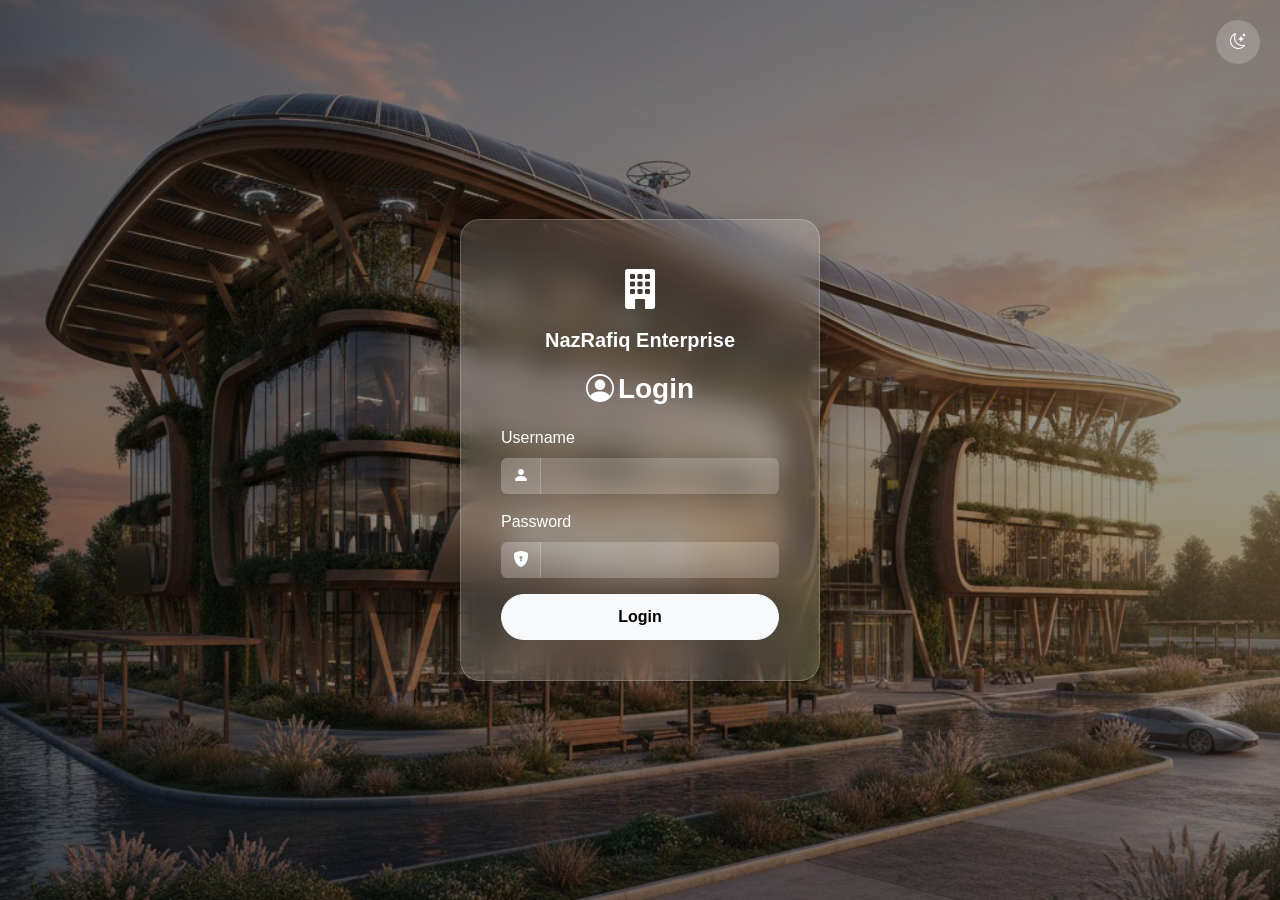
<file: index.html>
<!DOCTYPE html>
<html lang="en">
<head>
<meta charset="UTF-8">
<meta name="viewport" content="width=device-width, initial-scale=1.0">
<title>Login - NazRafiq Enterprise</title>

<!-- Bootstrap -->
<link href="https://cdn.jsdelivr.net/npm/bootstrap@5.3.0/dist/css/bootstrap.min.css" rel="stylesheet">
<!-- Bootstrap Icons -->
<link rel="stylesheet" href="https://cdn.jsdelivr.net/npm/bootstrap-icons@1.11.1/font/bootstrap-icons.css">

<style>
/* ===========================
   Animated Gradient Background
=========================== */
body {
    margin: 0;
    padding: 0;
    min-height: 100vh;
    display: flex;
    justify-content: center;
    align-items: center;
    font-family: 'Segoe UI', sans-serif;
    background: linear-gradient(135deg, #4f73ff, #90b4ff, #ff6f91, #fcd34d);
    background-size: 400% 400%;
    animation: gradientBG 15s ease infinite;
    transition: 0.5s;
}
@keyframes gradientBG {
    0% {background-position: 0% 50%;}
    50% {background-position: 100% 50%;}
    100% {background-position: 0% 50%;}
}
body.dark {
    background: linear-gradient(135deg, #0f2027, #203a43, #2c5364, #1c1c1c);
    background-size: 400% 400%;
}

/* ===========================
   Glassmorphic Login Box
=========================== */
.glass-box {
    width: 360px;
    max-width: 90%;
    padding: 40px;
    border-radius: 20px;
    backdrop-filter: blur(15px);
    background: rgba(255, 255, 255, 0.15);
    box-shadow: 0 10px 40px rgba(0,0,0,0.25);
    border: 1px solid rgba(255, 255, 255, 0.2);
    color: white;
    transition: 0.5s;
    transform: translateY(-30px);
    opacity: 0;
    animation: fadeIn 0.8s forwards 0.3s;
}
body.dark .glass-box { 
    background: rgba(0,0,0,0.4); 
    border: 1px solid rgba(255,255,255,0.05); 
}

@keyframes fadeIn { to { transform: translateY(0); opacity: 1; } }

.glass-box h3 { text-align: center; margin-bottom: 20px; font-weight: bold; }

.form-control {
    background: rgba(255,255,255,0.2);
    border: none;
    color: white;
    transition: 0.3s;
}
.form-control:focus {
    background: rgba(255,255,255,0.3);
    box-shadow: 0 0 10px rgba(255,255,255,0.4);
    color: white;
}

.input-group-text {
    background: rgba(255,255,255,0.25);
    border: none;
    color: white;
}

.btn-login {
    width: 100%;
    border-radius: 30px;
    padding: 10px;
    font-weight: bold;
    transition: 0.3s;
}
.btn-login:hover {
    background: #ffffffcc;
    color: #4f73ff;
    transform: translateY(-2px);
}

#darkToggle {
    position: absolute;
    top: 20px; right: 20px;
    color: white;
    border: none;
    background: rgba(255,255,255,0.2);
    padding: 10px 14px;
    border-radius: 30px;
    cursor: pointer;
    backdrop-filter: blur(10px);
    transition: 0.3s;
}
#darkToggle:hover { background: rgba(255,255,255,0.3); }

#error-message {
    display: none;
    margin-bottom: 15px;
}
#error-message.show { display: block; }

/* Company Logo */
.company-logo {
    text-align: center;
    margin-bottom: 20px;
}
.company-logo i {
    font-size: 2.5rem;
}
.company-logo h5 {
    margin-top: 8px;
    font-weight: bold;
}

/* Mobile Responsive */
@media (max-width: 576px) {
    .glass-box {
        padding: 30px 20px;
    }
    #darkToggle {
        top: 15px;
        right: 15px;
        padding: 8px 12px;
    }
}



body {
    min-height: 100vh;
    width: 100%;
    margin: 0;
    padding: 0;

    /* Background image */
    background-image: url('nazcik.png');
    background-size: cover;       /* stretch to cover whole page */
    background-position: center;  /* center the image */
    background-repeat: no-repeat; /* no tiling */
}

body::before {
    content: "";
    position: fixed;
    top: 0;
    left: 0;
    width: 100%;
    height: 100%;
    background: rgba(0,0,0,0.4); /* adjust opacity as needed */
    z-index: -1;
}


</style>
</head>
<body>

<!-- Dark Mode Toggle -->
<button id="darkToggle"><i class="bi bi-moon-stars"></i></button>

<!-- Glass Login Box -->
<div class="glass-box">

    <!-- Company Logo -->
    <div class="company-logo">
        <i class="bi bi-building-fill"></i>
        <h5>NazRafiq Enterprise</h5>
    </div>

    <h3><i class="bi bi-person-circle me-1"></i>Login</h3>

    <div id="error-message" class="alert alert-danger">Invalid username or password</div>

    <form onsubmit="login(event)">

        <div class="mb-3">
            <label class="form-label">Username</label>
            <div class="input-group">
                <span class="input-group-text"><i class="bi bi-person-fill"></i></span>
                <input id="username" class="form-control" type="text" required>
            </div>
        </div>

        <div class="mb-3">
            <label class="form-label">Password</label>
            <div class="input-group">
                <span class="input-group-text"><i class="bi bi-shield-lock-fill"></i></span>
                <input id="password" class="form-control" type="password" required>
            </div>
        </div>

        <button class="btn btn-light btn-login" type="submit">Login</button>

    </form>
</div>

<!-- Bootstrap JS -->
<script src="https://cdn.jsdelivr.net/npm/bootstrap@5.3.2/dist/js/bootstrap.bundle.min.js"></script>

<script>
// Dark Mode Toggle
document.getElementById("darkToggle").addEventListener("click", () => {
    document.body.classList.toggle("dark");
});

// Error message toggle
function showError() {
    const err = document.getElementById("error-message");
    err.classList.add("show");
    setTimeout(() => err.classList.remove("show"), 3000);
}

// LOGIN FUNCTION
function login(event) {
    event.preventDefault();
    const username = document.getElementById("username").value;
    const password = document.getElementById("password").value;

    if (username === "admin" && password === "12345") {
        window.location.href = "dashboard.html";
    } else {
        showError();
    }
}
</script>
</body>
</html>
</file>
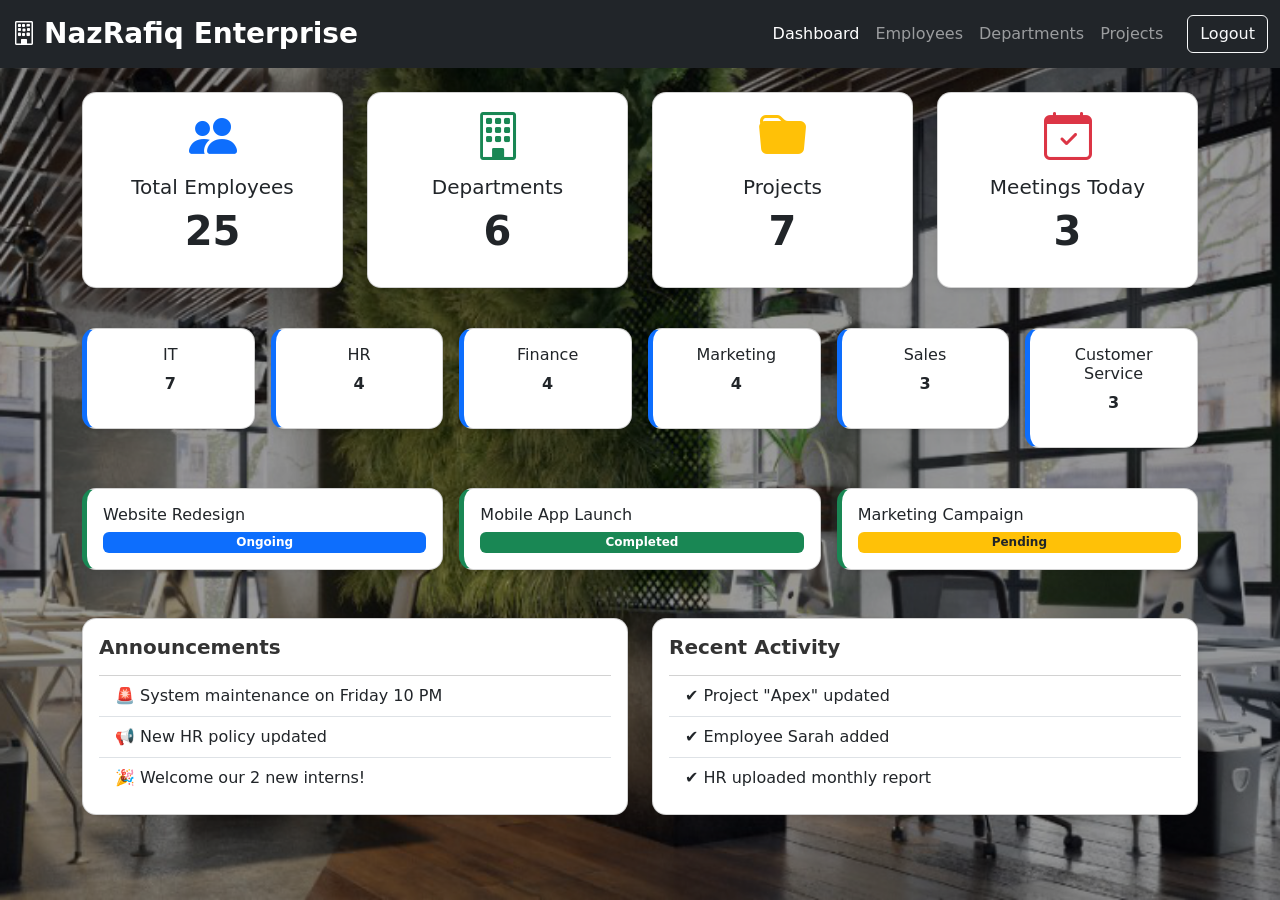
<file: dashboard.html>
<!DOCTYPE html>
<html lang="en">
<head>
    <meta charset="UTF-8" />
    <meta name="viewport" content="width=device-width, initial-scale=1.0" />
    <title>Dashboard - NazRafiq Enterprise</title>

    <!-- Bootstrap -->
    <link href="https://cdn.jsdelivr.net/npm/bootstrap@5.3.0/dist/css/bootstrap.min.css" rel="stylesheet">

    <!-- Bootstrap Icons -->
    <link href="https://cdn.jsdelivr.net/npm/bootstrap-icons@1.11.1/font/bootstrap-icons.css" rel="stylesheet">

    <style>
        body {
            background-color: #f0f2f5;
        }

        .card-custom {
            border-radius: 14px;
            transition: 0.2s ease;
        }

        .card-custom:hover {
            transform: translateY(-3px);
            box-shadow: 0 4px 15px rgba(0,0,0,0.1);
        }

        .section-title {
            font-weight: 700;
            color: #333;
        }

        .dept-card {
            border-left: 5px solid #0d6efd;
        }

        .project-card {
            border-left: 5px solid #198754;
        }
    </style>
</head>
<body>

    <style>
body {
    min-height: 100vh;
    width: 100%;
    margin: 0;
    padding: 0;

    /* Background image */
    background-image: url('workplace.png');
    background-size: cover;       /* stretch to cover whole page */
    background-position: center;  /* center the image */
    background-repeat: no-repeat; /* no tiling */
}

body::before {
    content: "";
    position: fixed;
    top: 0;
    left: 0;
    width: 100%;
    height: 100%;
    background: rgba(0,0,0,0.4); /* adjust opacity as needed */
    z-index: -1;
}


body.dark {
    background-image: 
        linear-gradient(rgba(0,0,0,0.7), rgba(0,0,0,0.7)),
        url('images/workplace.png');
    background-size: cover;
    background-position: center;
    background-repeat: no-repeat;
    color: white;
}
</style>

<!-- Navbar -->
<nav class="navbar navbar-expand-lg navbar-dark bg-dark">
  <div class="container-fluid">
    <a class="navbar-brand fw-bold fs-3 d-flex align-items-center mx-auto" href="#">
      <i class="bi bi-building me-2" style="font-size: 1.5rem;"></i>
      NazRafiq Enterprise
    </a>

    <button class="navbar-toggler" type="button" data-bs-toggle="collapse" data-bs-target="#navbarNav">
      <span class="navbar-toggler-icon"></span>
    </button>

    <div class="collapse navbar-collapse justify-content-end" id="navbarNav">
      <ul class="navbar-nav align-items-center">
        <li class="nav-item"><a class="nav-link" href="dashboard.html">Dashboard</a></li>
        <li class="nav-item"><a class="nav-link" href="employees.html">Employees</a></li>
        <li class="nav-item"><a class="nav-link" href="departments.html">Departments</a></li>
        <li class="nav-item"><a class="nav-link" href="projects.html">Projects</a></li>

        <!-- Mobile-friendly logout button -->
        <li class="nav-item d-lg-none mt-2">
            <button class="btn btn-outline-light w-100" onclick="logout()">Logout</button>
        </li>
      </ul>

      <!-- Desktop logout button -->
      <button class="btn btn-outline-light ms-3 d-none d-lg-block" onclick="logout()">Logout</button>
    </div>
  </div>
</nav>

<div class="container mt-4">

    <!-- Summary Cards -->
    <div class="row g-4">
        <div class="col-12 col-sm-6 col-lg-3">
            <div class="card card-custom p-3 shadow-sm text-center">
                <i class="bi bi-people-fill display-5 text-primary"></i>
                <h5 class="mt-2">Total Employees</h5>
                <p class="display-6 fw-bold">25</p>
            </div>
        </div>

        <div class="col-12 col-sm-6 col-lg-3">
            <div class="card card-custom p-3 shadow-sm text-center">
                <i class="bi bi-building display-5 text-success"></i>
                <h5 class="mt-2">Departments</h5>
                <p class="display-6 fw-bold">6</p>
            </div>
        </div>

        <div class="col-12 col-sm-6 col-lg-3">
            <div class="card card-custom p-3 shadow-sm text-center">
                <i class="bi bi-folder-fill display-5 text-warning"></i>
                <h5 class="mt-2">Projects</h5>
                <p class="display-6 fw-bold">7</p>
            </div>
        </div>

        <div class="col-12 col-sm-6 col-lg-3">
            <div class="card card-custom p-3 shadow-sm text-center">
                <i class="bi bi-calendar-check display-5 text-danger"></i>
                <h5 class="mt-2">Meetings Today</h5>
                <p class="display-6 fw-bold">3</p>
            </div>
        </div>
    </div>

    <!-- Department Stats -->
    <div class="row mt-4 g-3">
        <div class="col-6 col-md-2">
            <div class="card card-custom p-3 shadow-sm dept-card text-center">
                <h6>IT</h6>
                <p class="fw-bold">7</p>
            </div>
        </div>
        <div class="col-6 col-md-2">
            <div class="card card-custom p-3 shadow-sm dept-card text-center">
                <h6>HR</h6>
                <p class="fw-bold">4</p>
            </div>
        </div>
        <div class="col-6 col-md-2">
            <div class="card card-custom p-3 shadow-sm dept-card text-center">
                <h6>Finance</h6>
                <p class="fw-bold">4</p>
            </div>
        </div>
        <div class="col-6 col-md-2">
            <div class="card card-custom p-3 shadow-sm dept-card text-center">
                <h6>Marketing</h6>
                <p class="fw-bold">4</p>
            </div>
        </div>
        <div class="col-6 col-md-2">
            <div class="card card-custom p-3 shadow-sm dept-card text-center">
                <h6>Sales</h6>
                <p class="fw-bold">3</p>
            </div>
        </div>
        <div class="col-6 col-md-2">
            <div class="card card-custom p-3 shadow-sm dept-card text-center">
                <h6>Customer Service</h6>
                <p class="fw-bold">3</p>
            </div>
        </div>
    </div>

    <!-- Top Projects -->
    <div class="row mt-4 g-3">
        <div class="col-12 col-md-4">
            <div class="card card-custom p-3 shadow-sm project-card">
                <h6>Website Redesign</h6>
                <span class="badge bg-primary">Ongoing</span>
            </div>
        </div>
        <div class="col-12 col-md-4">
            <div class="card card-custom p-3 shadow-sm project-card">
                <h6>Mobile App Launch</h6>
                <span class="badge bg-success">Completed</span>
            </div>
        </div>
        <div class="col-12 col-md-4">
            <div class="card card-custom p-3 shadow-sm project-card">
                <h6>Marketing Campaign</h6>
                <span class="badge bg-warning text-dark">Pending</span>
            </div>
        </div>
    </div>

    <!-- Announcements + Activity -->
    <div class="row mt-4 g-4">
        <div class="col-12 col-md-6">
            <div class="card card-custom p-3 shadow-sm">
                <h5 class="section-title">Announcements</h5>
                <ul class="list-group list-group-flush mt-2">
                    <li class="list-group-item">🚨 System maintenance on Friday 10 PM</li>
                    <li class="list-group-item">📢 New HR policy updated</li>
                    <li class="list-group-item">🎉 Welcome our 2 new interns!</li>
                </ul>
            </div>
        </div>

        <div class="col-12 col-md-6">
            <div class="card card-custom p-3 shadow-sm">
                <h5 class="section-title">Recent Activity</h5>
                <ul class="list-group list-group-flush mt-2">
                    <li class="list-group-item">✔ Project "Apex" updated</li>
                    <li class="list-group-item">✔ Employee Sarah added</li>
                    <li class="list-group-item">✔ HR uploaded monthly report</li>
                </ul>
            </div>
        </div>
    </div>

</div>

<script src="https://cdn.jsdelivr.net/npm/bootstrap@5.3.2/dist/js/bootstrap.bundle.min.js"></script>
<script src="script.js"></script>
</body>
</html>
</file>
